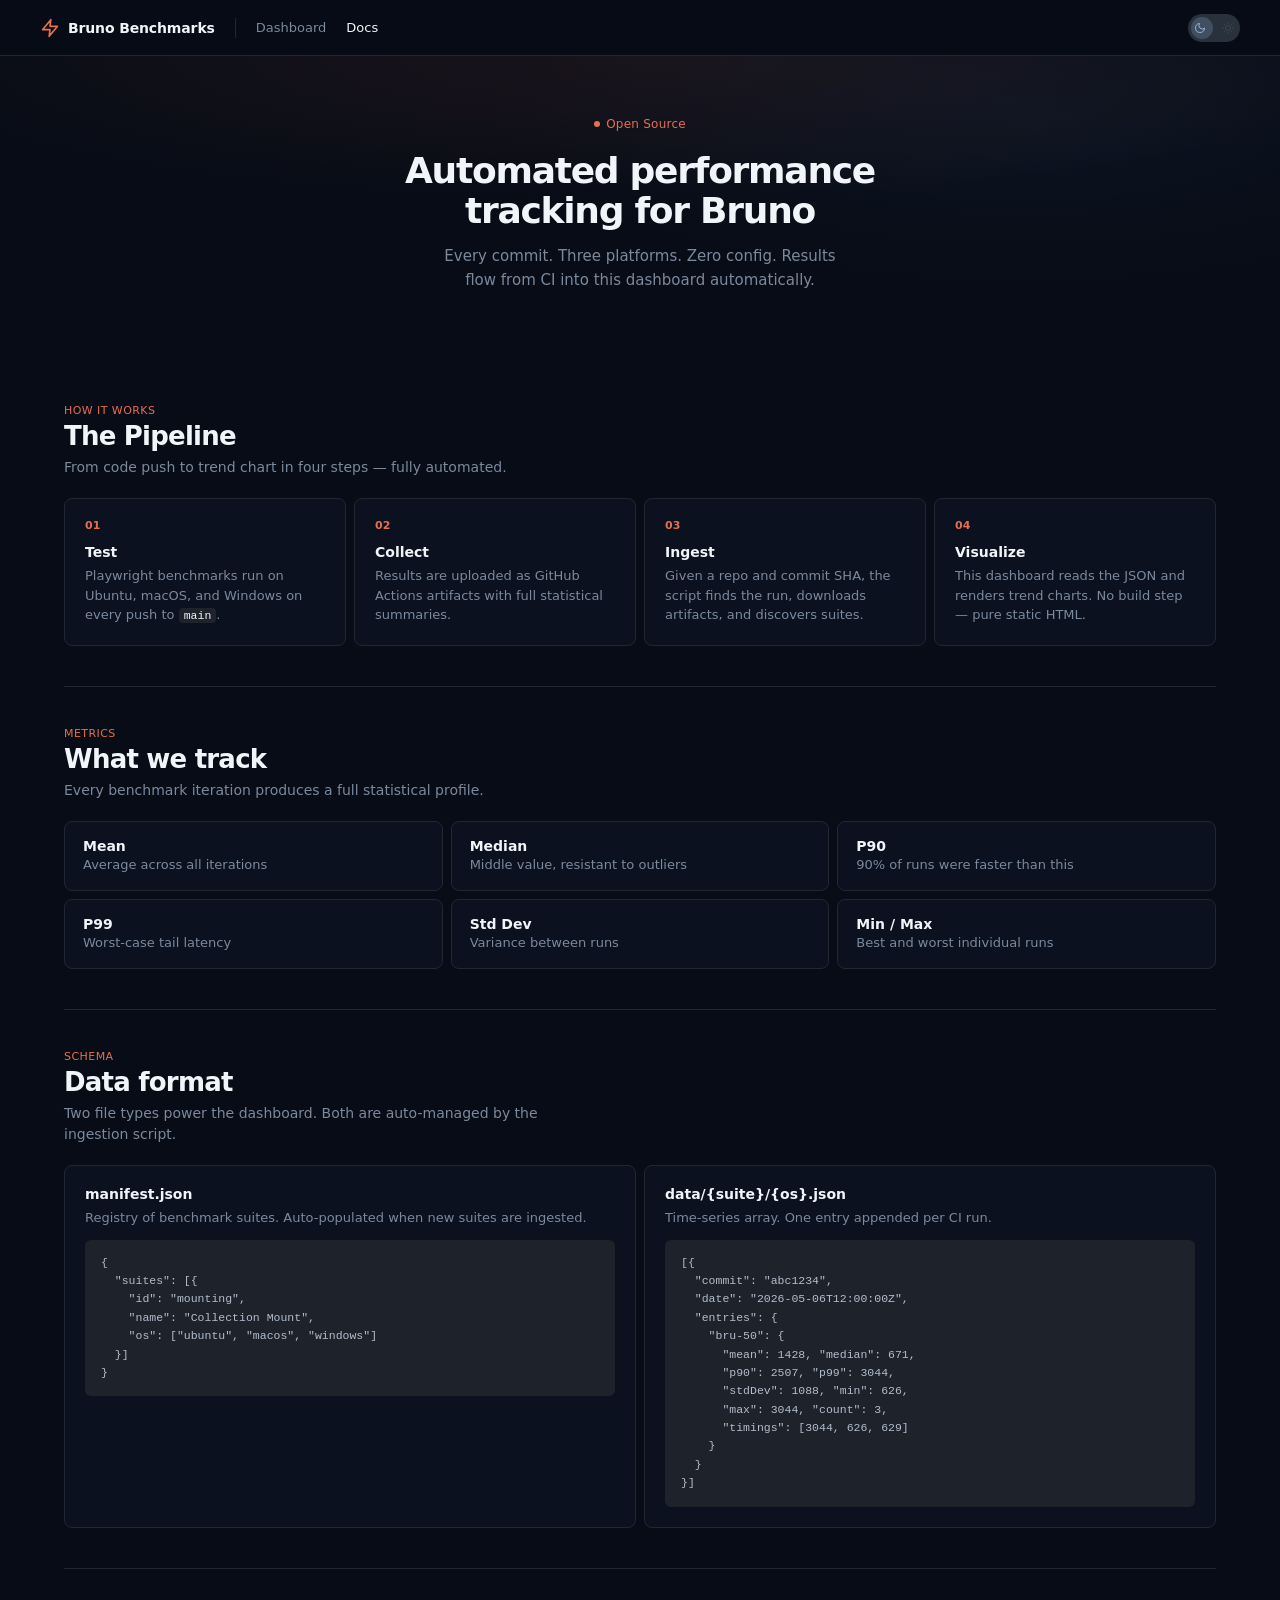
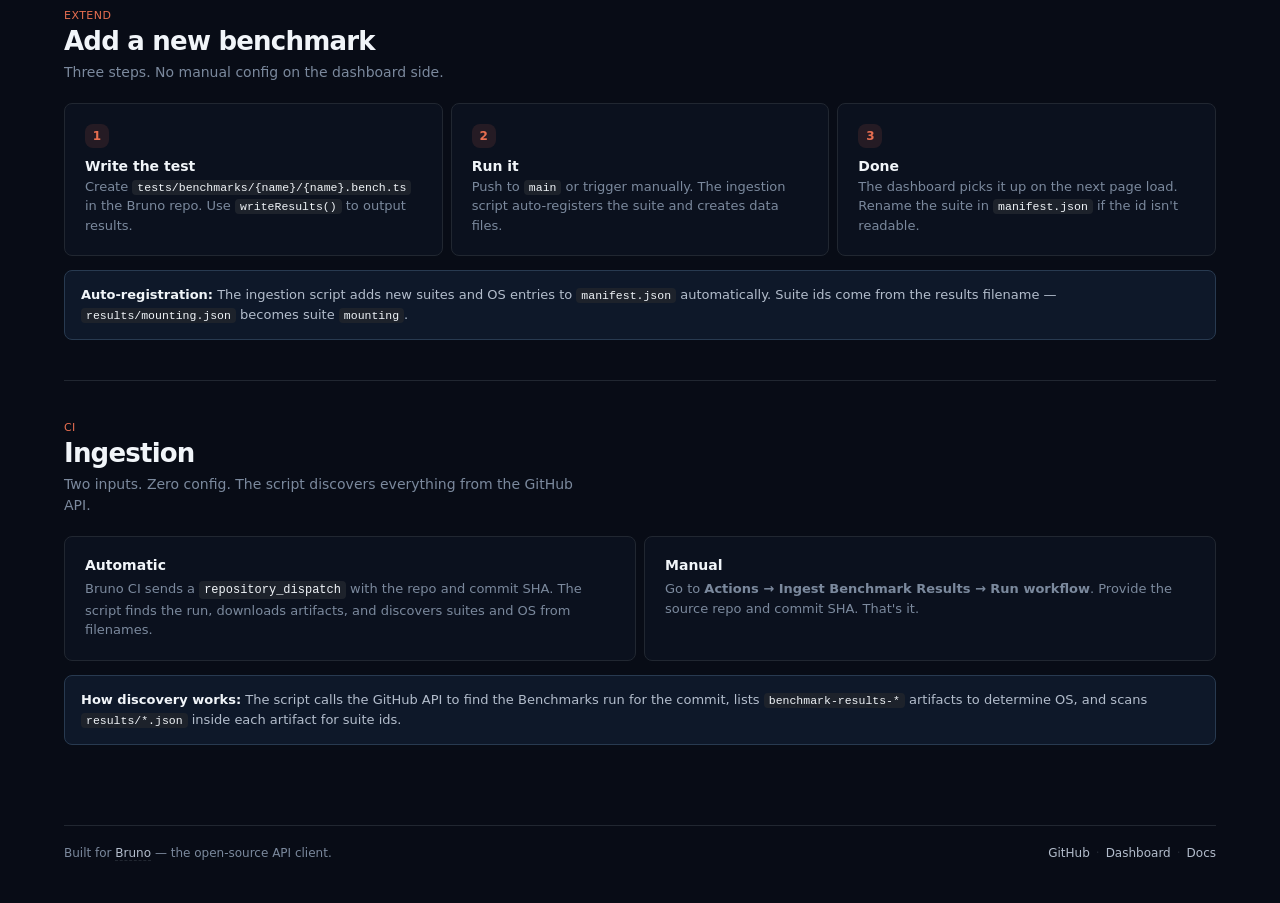
<file: docs.html>
<!DOCTYPE html>
<html lang="en" data-theme="dark">
<head>
  <meta charset="UTF-8">
  <meta name="viewport" content="width=device-width, initial-scale=1.0">
  <title>Docs — Bruno Benchmarks</title>
  <link rel="stylesheet" href="assets/style.css">
  <link rel="stylesheet" href="assets/docs.css">
</head>
<body>
  <div class="header">
    <div class="header-inner">
      <div class="header-left">
        <a class="brand" href="index.html">
          <svg><use href="assets/icons.svg#icon-bolt"/></svg>
          <span class="brand-text">Bruno Benchmarks</span>
        </a>
        <div class="separator"></div>
        <a class="nav-link" href="index.html">Dashboard</a>
        <a class="nav-link active" href="docs.html">Docs</a>
      </div>
      <div class="header-right">
        <button class="theme-switch" onclick="toggleTheme()" title="Toggle theme">
          <svg class="theme-icon moon"><use href="assets/icons.svg#icon-moon"/></svg>
          <svg class="theme-icon sun"><use href="assets/icons.svg#icon-sun"/></svg>
          <span class="knob"></span>
        </button>
      </div>
    </div>
  </div>

  <div class="hero">
    <div class="hero-inner">
      <span class="hero-badge">Open Source</span>
      <h1>Automated performance tracking for Bruno</h1>
      <p>Every commit. Three platforms. Zero config. Results flow from CI into this dashboard automatically.</p>
    </div>
  </div>

  <div class="main">

    <section class="section">
      <div class="section-label">How it works</div>
      <h2 class="section-heading">The Pipeline</h2>
      <p class="section-desc">From code push to trend chart in four steps — fully automated.</p>
      <div class="pipeline">
        <div class="pipe-step">
          <div class="pipe-num">01</div>
          <h3>Test</h3>
          <p>Playwright benchmarks run on Ubuntu, macOS, and Windows on every push to <code>main</code>.</p>
        </div>
        <div class="pipe-step">
          <div class="pipe-num">02</div>
          <h3>Collect</h3>
          <p>Results are uploaded as GitHub Actions artifacts with full statistical summaries.</p>
        </div>
        <div class="pipe-step">
          <div class="pipe-num">03</div>
          <h3>Ingest</h3>
          <p>Given a repo and commit SHA, the script finds the run, downloads artifacts, and discovers suites.</p>
        </div>
        <div class="pipe-step">
          <div class="pipe-num">04</div>
          <h3>Visualize</h3>
          <p>This dashboard reads the JSON and renders trend charts. No build step — pure static HTML.</p>
        </div>
      </div>
    </section>

    <section class="section">
      <div class="section-label">Metrics</div>
      <h2 class="section-heading">What we track</h2>
      <p class="section-desc">Every benchmark iteration produces a full statistical profile.</p>
      <div class="metrics-grid">
        <div class="metric-card">
          <div class="metric-name">Mean</div>
          <div class="metric-desc">Average across all iterations</div>
        </div>
        <div class="metric-card">
          <div class="metric-name">Median</div>
          <div class="metric-desc">Middle value, resistant to outliers</div>
        </div>
        <div class="metric-card">
          <div class="metric-name">P90</div>
          <div class="metric-desc">90% of runs were faster than this</div>
        </div>
        <div class="metric-card">
          <div class="metric-name">P99</div>
          <div class="metric-desc">Worst-case tail latency</div>
        </div>
        <div class="metric-card">
          <div class="metric-name">Std Dev</div>
          <div class="metric-desc">Variance between runs</div>
        </div>
        <div class="metric-card">
          <div class="metric-name">Min / Max</div>
          <div class="metric-desc">Best and worst individual runs</div>
        </div>
      </div>
    </section>

    <section class="section">
      <div class="section-label">Schema</div>
      <h2 class="section-heading">Data format</h2>
      <p class="section-desc">Two file types power the dashboard. Both are auto-managed by the ingestion script.</p>
      <div class="two-col">
        <div class="col-card">
          <h3>manifest.json</h3>
          <p>Registry of benchmark suites. Auto-populated when new suites are ingested.</p>
          <pre><code>{
  "suites": [{
    "id": "mounting",
    "name": "Collection Mount",
    "os": ["ubuntu", "macos", "windows"]
  }]
}</code></pre>
        </div>
        <div class="col-card">
          <h3>data/{suite}/{os}.json</h3>
          <p>Time-series array. One entry appended per CI run.</p>
          <pre><code>[{
  "commit": "abc1234",
  "date": "2026-05-06T12:00:00Z",
  "entries": {
    "bru-50": {
      "mean": 1428, "median": 671,
      "p90": 2507, "p99": 3044,
      "stdDev": 1088, "min": 626,
      "max": 3044, "count": 3,
      "timings": [3044, 626, 629]
    }
  }
}]</code></pre>
        </div>
      </div>
    </section>

    <section class="section">
      <div class="section-label">Extend</div>
      <h2 class="section-heading">Add a new benchmark</h2>
      <p class="section-desc">Three steps. No manual config on the dashboard side.</p>
      <div class="steps-list">
        <div class="step-item">
          <span class="step-num">1</span>
          <div>
            <h4>Write the test</h4>
            <p>Create <code>tests/benchmarks/{name}/{name}.bench.ts</code> in the Bruno repo. Use <code>writeResults()</code> to output results.</p>
          </div>
        </div>
        <div class="step-item">
          <span class="step-num">2</span>
          <div>
            <h4>Run it</h4>
            <p>Push to <code>main</code> or trigger manually. The ingestion script auto-registers the suite and creates data files.</p>
          </div>
        </div>
        <div class="step-item">
          <span class="step-num">3</span>
          <div>
            <h4>Done</h4>
            <p>The dashboard picks it up on the next page load. Rename the suite in <code>manifest.json</code> if the id isn't readable.</p>
          </div>
        </div>
      </div>
      <div class="callout">
        <strong>Auto-registration:</strong> The ingestion script adds new suites and OS entries to <code>manifest.json</code> automatically. Suite ids come from the results filename — <code>results/mounting.json</code> becomes suite <code>mounting</code>.
      </div>
    </section>

    <section class="section">
      <div class="section-label">CI</div>
      <h2 class="section-heading">Ingestion</h2>
      <p class="section-desc">Two inputs. Zero config. The script discovers everything from the GitHub API.</p>
      <div class="two-col">
        <div class="col-card">
          <h3>Automatic</h3>
          <p>Bruno CI sends a <code>repository_dispatch</code> with the repo and commit SHA. The script finds the run, downloads artifacts, and discovers suites and OS from filenames.</p>
        </div>
        <div class="col-card">
          <h3>Manual</h3>
          <p>Go to <strong>Actions → Ingest Benchmark Results → Run workflow</strong>. Provide the source repo and commit SHA. That's it.</p>
        </div>
      </div>
      <div class="callout">
        <strong>How discovery works:</strong> The script calls the GitHub API to find the Benchmarks run for the commit, lists <code>benchmark-results-*</code> artifacts to determine OS, and scans <code>results/*.json</code> inside each artifact for suite ids.
      </div>
    </section>

    <div class="footer">
      <div class="footer-left">
        Built for <a href="https://www.usebruno.com" target="_blank">Bruno</a> — the open-source API client.
      </div>
      <div class="footer-right">
        <a href="https://github.com/usebruno/bruno" target="_blank">GitHub</a>
        <span class="footer-sep">·</span>
        <a href="index.html">Dashboard</a>
        <span class="footer-sep">·</span>
        <a href="docs.html">Docs</a>
      </div>
    </div>
  </div>

  <script>
    function theme() { return localStorage.getItem('bench-theme') || 'dark'; }
    function toggleTheme() {
      const t = theme() === 'dark' ? 'light' : 'dark';
      localStorage.setItem('bench-theme', t);
      document.documentElement.setAttribute('data-theme', t);
    }
    document.documentElement.setAttribute('data-theme', theme());
  </script>
</body>
</html>
</file>
<file: assets/style.css>
:root[data-theme="dark"] {
  --background: hsl(222 47% 6%);
  --card: hsl(222 47% 8%);
  --card-hover: hsl(222 47% 10%);
  --border: hsl(217 20% 16%);
  --input: hsl(217 20% 16%);
  --primary: hsl(210 100% 66%);
  --secondary: hsl(217 20% 14%);
  --muted-foreground: hsl(215 15% 55%);
  --foreground: hsl(210 40% 96%);
  --foreground-secondary: hsl(215 20% 75%);
  --accent: hsl(12 76% 61%);
  --radius: 0.5rem;
}

:root[data-theme="light"] {
  --background: hsl(0 0% 100%);
  --card: hsl(0 0% 100%);
  --card-hover: hsl(210 40% 98%);
  --border: hsl(214 32% 91%);
  --input: hsl(214 32% 91%);
  --primary: hsl(221 83% 53%);
  --secondary: hsl(210 40% 96%);
  --muted-foreground: hsl(215 16% 47%);
  --foreground: hsl(222 47% 11%);
  --foreground-secondary: hsl(215 20% 35%);
  --accent: hsl(12 76% 61%);
  --radius: 0.5rem;
}

* { margin: 0; padding: 0; box-sizing: border-box; }

body {
  font-family: -apple-system, BlinkMacSystemFont, 'Segoe UI', system-ui, sans-serif;
  background: var(--background);
  color: var(--foreground-secondary);
  -webkit-font-smoothing: antialiased;
  transition: background 0.15s, color 0.15s;
}

/* ── Header ── */
.header {
  border-bottom: 1px solid var(--border);
  height: 56px;
  display: flex;
  align-items: center;
  padding: 0 24px;
  backdrop-filter: blur(8px);
  position: sticky;
  top: 0;
  z-index: 50;
  background: color-mix(in srgb, var(--background) 80%, transparent);
}

.header-inner {
  max-width: 1200px;
  margin: 0 auto;
  width: 100%;
  display: flex;
  align-items: center;
  justify-content: space-between;
}

.header-left { display: flex; align-items: center; gap: 20px; }

.brand { display: flex; align-items: center; gap: 8px; text-decoration: none; }
.brand svg { width: 20px; height: 20px; color: var(--accent); }
.brand-text { font-size: 14px; font-weight: 600; color: var(--foreground); letter-spacing: -0.01em; }

.separator { width: 1px; height: 20px; background: var(--border); }

.suite-select {
  background: transparent;
  color: var(--foreground);
  border: none;
  font-size: 14px;
  font-weight: 500;
  cursor: pointer;
  padding: 4px 0;
  -webkit-appearance: none;
  appearance: none;
  background-image: url("data:image/svg+xml,%3Csvg xmlns='http://www.w3.org/2000/svg' width='12' height='12' viewBox='0 0 24 24' fill='none' stroke='%238b949e' stroke-width='2'%3E%3Cpath d='m6 9 6 6 6-6'/%3E%3C/svg%3E");
  background-repeat: no-repeat;
  background-position: right center;
  padding-right: 18px;
}

.suite-select:focus { outline: none; }

.header-right { display: flex; align-items: center; gap: 8px; }

/* ── Theme switch ── */
.theme-switch {
  width: 52px;
  height: 28px;
  border-radius: 14px;
  border: none;
  cursor: pointer;
  position: relative;
  padding: 0 6px;
  transition: background 0.2s;
  display: flex;
  align-items: center;
  justify-content: space-between;
}

[data-theme="dark"] .theme-switch { background: hsl(215 20% 20%); }
[data-theme="light"] .theme-switch { background: hsl(215 25% 84%); }
.theme-switch:hover { opacity: 0.85; }

.theme-icon { width: 12px; height: 12px; position: relative; z-index: 1; transition: opacity 0.2s; }

[data-theme="dark"] .theme-icon.moon { color: hsl(210 40% 70%); opacity: 1; }
[data-theme="dark"] .theme-icon.sun { color: hsl(215 15% 40%); opacity: 0.4; }
[data-theme="light"] .theme-icon.moon { color: hsl(215 15% 55%); opacity: 0.4; }
[data-theme="light"] .theme-icon.sun { color: hsl(35 95% 50%); opacity: 1; }

.theme-switch .knob {
  width: 22px;
  height: 22px;
  border-radius: 50%;
  position: absolute;
  top: 3px;
  transition: left 0.25s cubic-bezier(0.4, 0, 0.2, 1);
}

[data-theme="dark"] .theme-switch .knob { left: 3px; background: hsl(215 20% 32%); }
[data-theme="light"] .theme-switch .knob { left: 27px; background: #fff; box-shadow: 0 1px 3px rgba(0,0,0,0.15); }

/* ── Main ── */
.main { max-width: 1200px; margin: 0 auto; padding: 24px; min-height: calc(100vh - 57px); display: flex; flex-direction: column; }
#app { flex: 1; }

/* ── Toolbar ── */
.toolbar { display: flex; align-items: center; justify-content: space-between; margin-bottom: 20px; }
.toolbar-left { display: flex; flex-direction: column; gap: 2px; }
.toolbar-title { font-size: 20px; font-weight: 600; color: var(--foreground); letter-spacing: -0.02em; }
.toolbar-subtitle { font-size: 13px; color: var(--muted-foreground); }
.toolbar-right { display: flex; align-items: center; gap: 8px; }

/* ── Save button ── */
.save-btn {
  display: flex;
  align-items: center;
  gap: 5px;
  padding: 5px 12px;
  font-size: 12px;
  font-weight: 500;
  background: var(--secondary);
  color: var(--foreground-secondary);
  border: 1px solid var(--border);
  border-radius: var(--radius);
  cursor: pointer;
  transition: all 0.1s;
}

.save-btn:hover {
  color: var(--foreground);
  border-color: color-mix(in srgb, var(--border) 100%, var(--foreground) 15%);
}

.save-btn svg { flex-shrink: 0; }

/* ── Sort select ── */
.sort-select {
  background: var(--secondary);
  color: var(--foreground-secondary);
  border: 1px solid var(--border);
  border-radius: var(--radius);
  padding: 5px 10px;
  font-size: 12px;
  font-weight: 500;
  cursor: pointer;
}

.sort-select:hover { border-color: color-mix(in srgb, var(--border) 100%, var(--foreground) 15%); }
.sort-select:focus { outline: none; border-color: var(--primary); }

/* ── Metric pills ── */
.metric-pills { display: flex; background: var(--secondary); border-radius: var(--radius); padding: 2px; gap: 1px; }

.metric-pill {
  padding: 5px 12px;
  font-size: 12px;
  font-weight: 500;
  border: none;
  background: transparent;
  color: var(--muted-foreground);
  cursor: pointer;
  border-radius: calc(var(--radius) - 2px);
  transition: all 0.1s;
}

.metric-pill:hover { color: var(--foreground-secondary); }
.metric-pill.active { background: var(--card); color: var(--foreground); box-shadow: 0 1px 2px rgba(0,0,0,0.1); }

/* ── Summary row ── */
.summary-row {
  display: flex;
  gap: 8px;
  margin-bottom: 16px;
}

.summary-card {
  flex: 1;
  padding: 12px 16px;
  background: var(--card);
  border: 1px solid var(--border);
  border-radius: var(--radius);
}

.summary-label {
  font-size: 11px;
  font-weight: 500;
  color: var(--muted-foreground);
  text-transform: uppercase;
  letter-spacing: 0.04em;
  margin-bottom: 2px;
}

.summary-value {
  font-size: 16px;
  font-weight: 600;
  color: var(--foreground);
  font-variant-numeric: tabular-nums;
}

.summary-detail {
  font-size: 11px;
  color: var(--muted-foreground);
  margin-top: 1px;
}

/* ── Direction badge ── */
.direction-badge {
  font-size: 10px;
  font-weight: 500;
  padding: 2px 6px;
  border-radius: 4px;
  background: var(--secondary);
  color: var(--muted-foreground);
  margin-left: 8px;
  vertical-align: middle;
}

/* ── Theme colors for arrows ── */
:root[data-theme="dark"] { --green: #3fb950; --red: #f78166; }
:root[data-theme="light"] { --green: #1a7f37; --red: #cf222e; }

/* ── Charts ── */
.charts { display: grid; grid-template-columns: 1fr 1fr; gap: 12px; }

.chart-card {
  background: var(--card);
  border: 1px solid var(--border);
  border-radius: var(--radius);
  transition: all 0.2s;
  cursor: pointer;
}

.chart-card:hover {
  background: var(--card-hover);
  border-color: color-mix(in srgb, var(--border) 100%, var(--foreground) 10%);
}

.chart-card.expanded {
  grid-column: 1 / -1;
}

.chart-top { padding: 14px 16px 0; display: flex; align-items: baseline; justify-content: space-between; }
.chart-name { font-size: 13px; font-weight: 600; color: var(--foreground); letter-spacing: -0.01em; }
.chart-value { font-size: 20px; font-weight: 600; color: var(--foreground); letter-spacing: -0.02em; font-variant-numeric: tabular-nums; }
.chart-container { width: 100%; height: 240px; transition: height 0.2s; }
.chart-card.expanded .chart-container { height: 400px; }

/* ── Empty ── */
.empty-state {
  text-align: center;
  padding: 80px 20px;
  grid-column: 1 / -1;
  display: flex;
  flex-direction: column;
  align-items: center;
  justify-content: center;
  min-height: 300px;
}

.empty-state p { font-size: 14px; color: var(--muted-foreground); line-height: 1.6; }

.empty-state .empty-icon {
  width: 48px;
  height: 48px;
  color: var(--border);
  margin-bottom: 16px;
}

.empty-state .empty-title {
  font-size: 15px;
  font-weight: 600;
  color: var(--foreground);
  margin-bottom: 4px;
}

/* ── Loading ── */
.loading-state {
  display: flex;
  flex-direction: column;
  align-items: center;
  justify-content: center;
  flex: 1;
  min-height: 400px;
  gap: 12px;
}

.loading-spinner {
  width: 24px;
  height: 24px;
  border: 2px solid var(--border);
  border-top-color: var(--accent);
  border-radius: 50%;
  animation: spin 0.8s linear infinite;
}

@keyframes spin { to { transform: rotate(360deg); } }

.loading-state p { font-size: 13px; color: var(--muted-foreground); }

/* ── Footer ── */
.footer { margin-top: 40px; padding: 20px 0; border-top: 1px solid var(--border); display: flex; justify-content: space-between; align-items: center; font-size: 12px; color: var(--muted-foreground); }
.footer a { color: var(--foreground-secondary); text-decoration: none; transition: color 0.1s; }
.footer a:hover { color: var(--foreground); }
.footer-left a { border-bottom: 1px dashed var(--border); }
.footer-left a:hover { border-color: var(--foreground-secondary); }
.footer-right { display: flex; align-items: center; gap: 6px; }
.footer-sep { color: var(--border); }

@media (max-width: 800px) {
  .charts { grid-template-columns: 1fr; }
  .metric-pills { flex-wrap: wrap; }
  .toolbar { flex-direction: column; align-items: flex-start; gap: 12px; }
}
</file>
<file: assets/docs.css>
/* ── Nav links ── */
.nav-link {
  font-size: 13px;
  color: var(--muted-foreground);
  text-decoration: none;
  padding: 4px 0;
  transition: color 0.1s;
}
.nav-link:hover { color: var(--foreground-secondary); }
.nav-link.active { color: var(--foreground); font-weight: 500; }

/* ── Hero ── */
.hero {
  padding: 56px 24px 48px;
  position: relative;
  overflow: hidden;
}

.hero::before {
  content: '';
  position: absolute;
  top: 0; left: 0; right: 0; bottom: 0;
  background:
    radial-gradient(ellipse 60% 50% at 50% 0%, color-mix(in srgb, var(--accent) 8%, transparent), transparent),
    radial-gradient(ellipse 40% 60% at 80% 20%, color-mix(in srgb, var(--primary) 5%, transparent), transparent);
  pointer-events: none;
}

.hero-inner { max-width: 560px; margin: 0 auto; text-align: center; position: relative; }

.hero-badge {
  display: inline-flex;
  align-items: center;
  gap: 6px;
  font-size: 12px;
  font-weight: 500;
  color: var(--accent);
  margin-bottom: 20px;
  letter-spacing: 0.02em;
}

.hero-badge::before {
  content: '';
  width: 6px; height: 6px;
  border-radius: 50%;
  background: var(--accent);
}

.hero h1 {
  font-size: 36px;
  font-weight: 700;
  color: var(--foreground);
  letter-spacing: -0.035em;
  line-height: 1.1;
  margin-bottom: 14px;
}

.hero p {
  font-size: 15px;
  color: var(--muted-foreground);
  line-height: 1.6;
  max-width: 420px;
  margin: 0 auto;
}

/* ── Sections ── */
.section { padding: 40px 0; }
.section + .section { border-top: 1px solid var(--border); }

.section-label {
  font-size: 11px;
  font-weight: 500;
  color: var(--accent);
  margin-bottom: 4px;
  letter-spacing: 0.04em;
  text-transform: uppercase;
}

.section-heading {
  font-size: 26px;
  font-weight: 700;
  color: var(--foreground);
  letter-spacing: -0.03em;
  margin-bottom: 6px;
}

.section-desc {
  font-size: 14px;
  color: var(--muted-foreground);
  line-height: 1.5;
  margin-bottom: 20px;
  max-width: 520px;
}

/* ── Pipeline ── */
.pipeline {
  display: grid;
  grid-template-columns: repeat(4, 1fr);
  gap: 8px;
  position: relative;
}

.pipe-step {
  padding: 20px;
  background: var(--card);
  border: 1px solid var(--border);
  border-radius: var(--radius);
  position: relative;
  transition: border-color 0.2s, box-shadow 0.2s;
}

.pipe-step:hover {
  border-color: color-mix(in srgb, var(--accent) 40%, var(--border));
  box-shadow: 0 0 0 1px color-mix(in srgb, var(--accent) 10%, transparent);
}

.pipe-num {
  font-size: 11px;
  font-weight: 700;
  color: var(--accent);
  margin-bottom: 12px;
  font-variant-numeric: tabular-nums;
}

.pipe-step h3 {
  font-size: 14px;
  font-weight: 600;
  color: var(--foreground);
  margin-bottom: 6px;
}

.pipe-step p {
  font-size: 13px;
  color: var(--muted-foreground);
  line-height: 1.5;
}

.pipe-step code {
  font-family: 'SF Mono', 'Cascadia Code', 'Fira Code', monospace;
  font-size: 11.5px;
  background: var(--secondary);
  padding: 1px 5px;
  border-radius: 4px;
  color: var(--foreground);
}

/* ── Metrics grid ── */
.metrics-grid {
  display: grid;
  grid-template-columns: repeat(3, 1fr);
  gap: 8px;
}

.metric-card {
  padding: 16px 18px;
  background: var(--card);
  border: 1px solid var(--border);
  border-radius: var(--radius);
  transition: border-color 0.2s;
}

.metric-card:hover {
  border-color: color-mix(in srgb, var(--primary) 30%, var(--border));
}

.metric-name {
  font-size: 14px;
  font-weight: 600;
  color: var(--foreground);
  margin-bottom: 2px;
}

.metric-desc {
  font-size: 13px;
  color: var(--muted-foreground);
  line-height: 1.4;
}

/* ── Two column cards ── */
.two-col { display: grid; grid-template-columns: 1fr 1fr; gap: 8px; }

.col-card {
  padding: 20px;
  background: var(--card);
  border: 1px solid var(--border);
  border-radius: var(--radius);
  transition: border-color 0.2s;
}

.col-card:hover {
  border-color: color-mix(in srgb, var(--primary) 20%, var(--border));
}

.col-card h3 {
  font-size: 14px;
  font-weight: 600;
  color: var(--foreground);
  margin-bottom: 6px;
}

.col-card p {
  font-size: 13px;
  color: var(--muted-foreground);
  line-height: 1.5;
  margin-bottom: 12px;
}

.col-card p:last-child { margin-bottom: 0; }

.col-card pre {
  background: var(--secondary);
  border-radius: calc(var(--radius) - 2px);
  padding: 14px 16px;
  overflow-x: auto;
  margin: 0;
}

.col-card code {
  font-family: 'SF Mono', 'Cascadia Code', 'Fira Code', monospace;
  font-size: 11.5px;
  line-height: 1.6;
  color: var(--foreground-secondary);
}

.col-card p code {
  background: var(--secondary);
  padding: 2px 5px;
  border-radius: 4px;
  color: var(--foreground);
  font-size: 12px;
}

/* ── Steps list ── */
.steps-list { display: grid; grid-template-columns: repeat(3, 1fr); gap: 8px; }

.step-item {
  display: flex;
  flex-direction: column;
  gap: 10px;
  padding: 20px;
  background: var(--card);
  border: 1px solid var(--border);
  border-radius: var(--radius);
  transition: border-color 0.2s;
}

.step-item:hover {
  border-color: color-mix(in srgb, var(--accent) 30%, var(--border));
}

.step-num {
  width: 24px;
  height: 24px;
  border-radius: 8px;
  background: color-mix(in srgb, var(--accent) 12%, transparent);
  color: var(--accent);
  font-size: 12px;
  font-weight: 700;
  display: flex;
  align-items: center;
  justify-content: center;
  flex-shrink: 0;
}

.step-item h4 {
  font-size: 14px;
  font-weight: 600;
  color: var(--foreground);
  margin-bottom: 3px;
}

.step-item p {
  font-size: 13px;
  color: var(--muted-foreground);
  line-height: 1.5;
}

.step-item code {
  font-family: 'SF Mono', 'Cascadia Code', 'Fira Code', monospace;
  font-size: 11.5px;
  background: var(--secondary);
  padding: 1px 5px;
  border-radius: 4px;
  color: var(--foreground);
}

/* ── Callout ── */
.callout {
  margin-top: 14px;
  padding: 14px 16px;
  background: color-mix(in srgb, var(--primary) 5%, var(--card));
  border: 1px solid color-mix(in srgb, var(--primary) 15%, var(--border));
  border-radius: var(--radius);
  font-size: 13px;
  color: var(--foreground-secondary);
  line-height: 1.55;
}

.callout strong { color: var(--foreground); font-weight: 600; }
.callout code {
  font-family: 'SF Mono', 'Cascadia Code', 'Fira Code', monospace;
  font-size: 11.5px;
  background: var(--secondary);
  padding: 1px 5px;
  border-radius: 4px;
  color: var(--foreground);
}

@media (max-width: 800px) {
  .pipeline { grid-template-columns: 1fr 1fr; }
  .metrics-grid { grid-template-columns: 1fr 1fr; }
  .two-col { grid-template-columns: 1fr; }
  .steps-list { grid-template-columns: 1fr; }
  .hero h1 { font-size: 28px; }
  .hero { padding: 36px 24px 32px; }
}

@media (max-width: 500px) {
  .pipeline { grid-template-columns: 1fr; }
  .metrics-grid { grid-template-columns: 1fr; }
}
</file>
